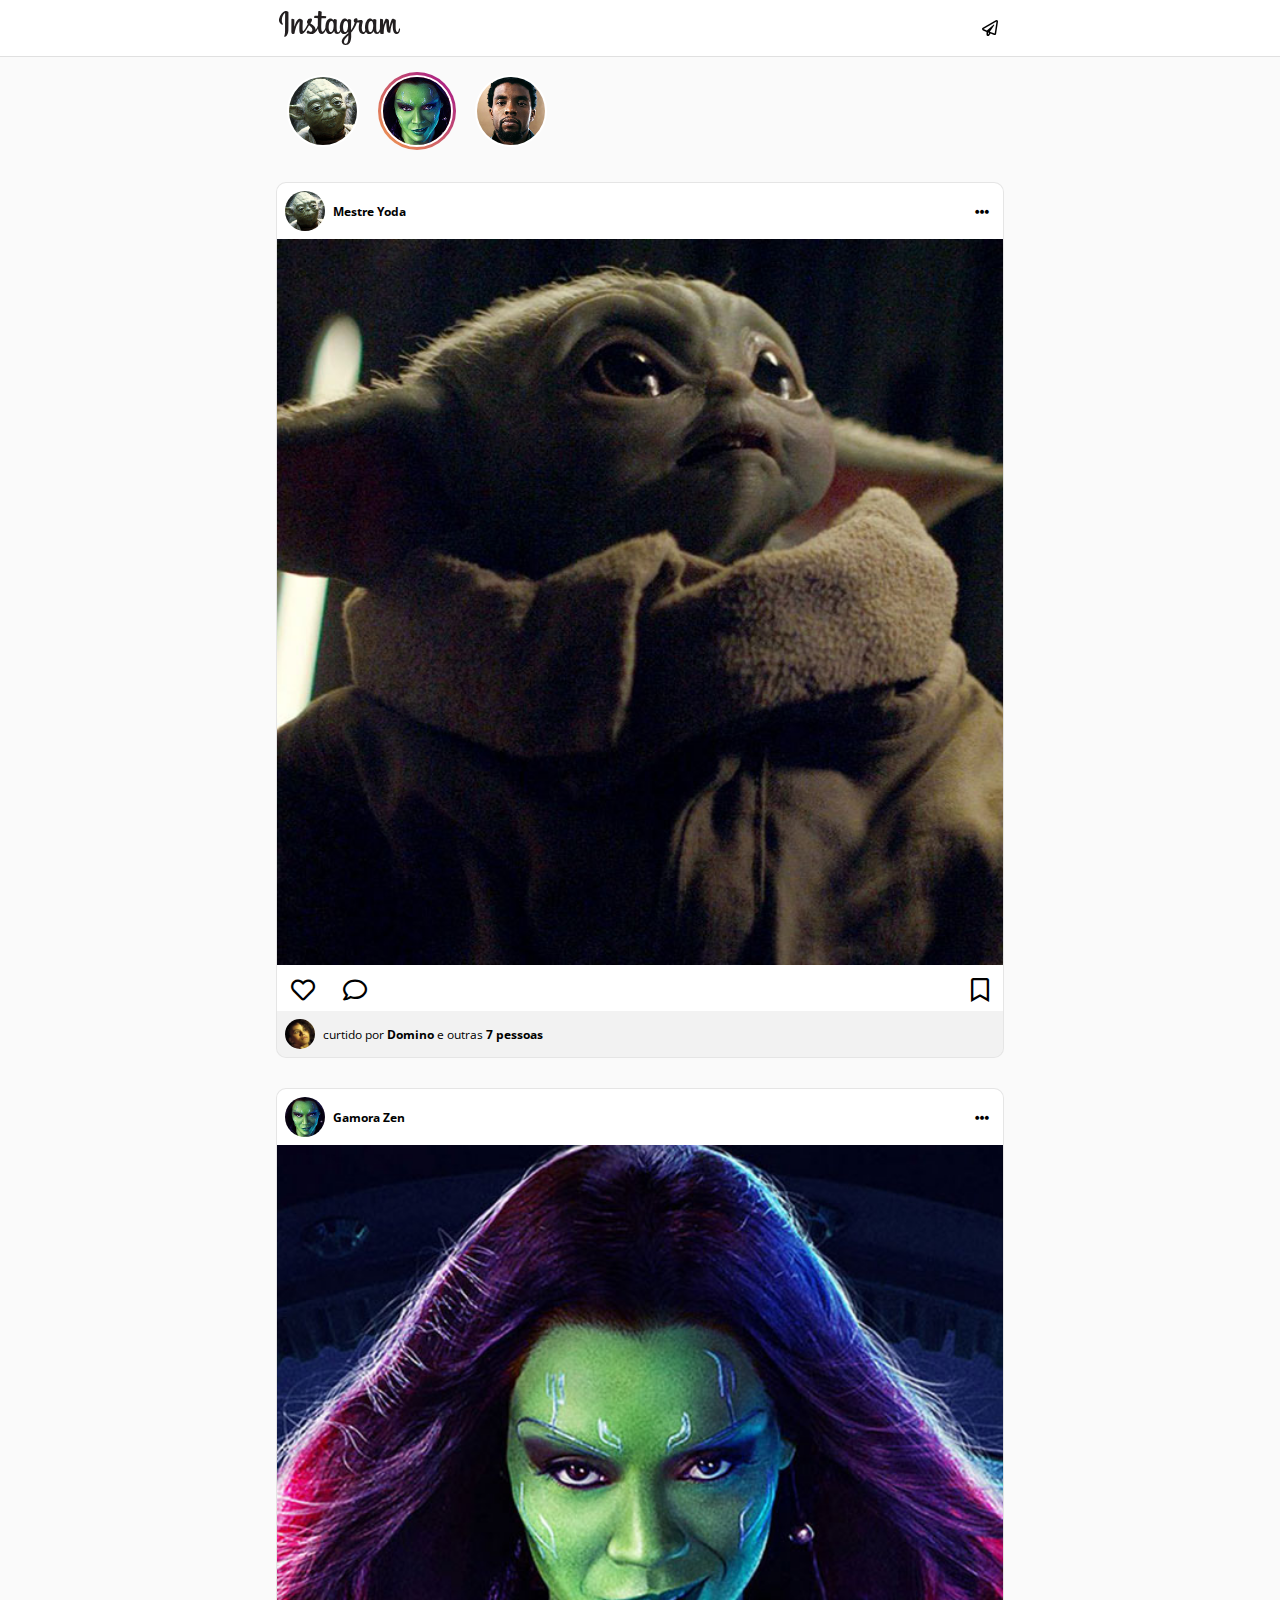
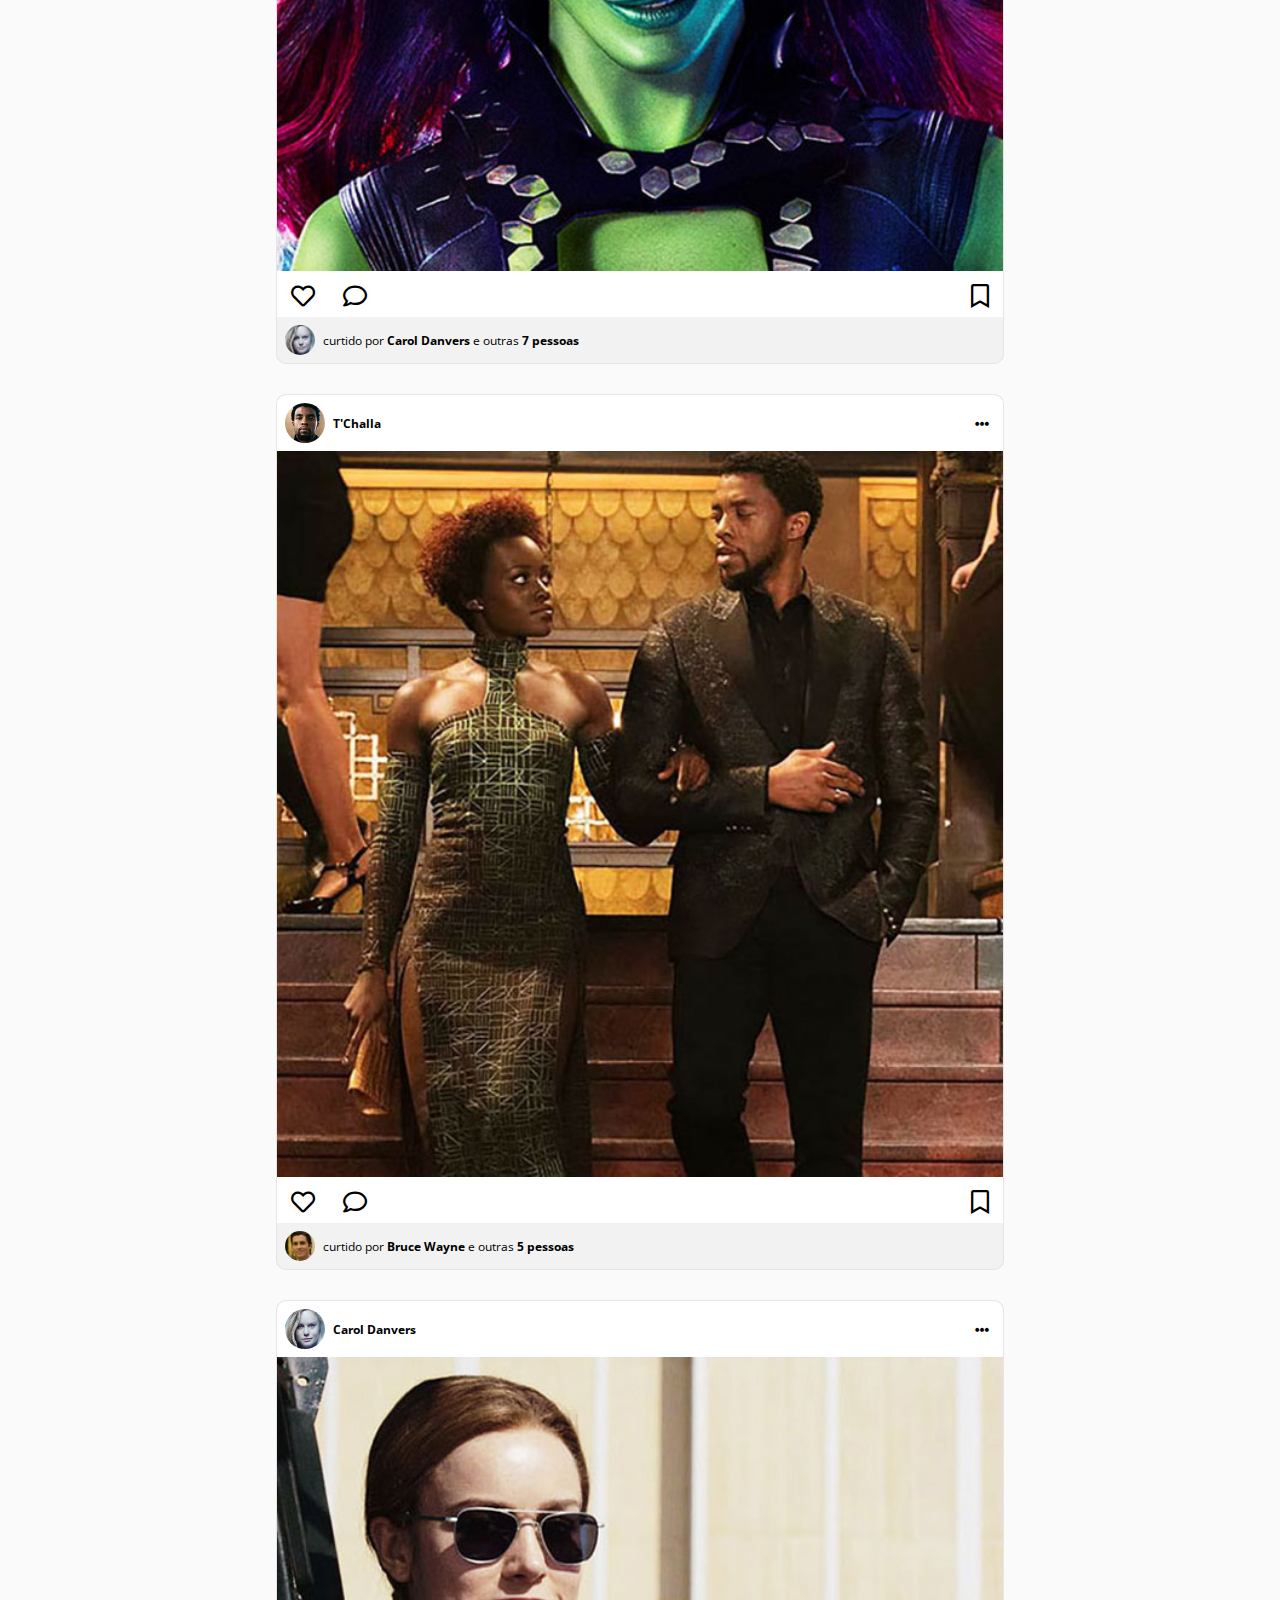
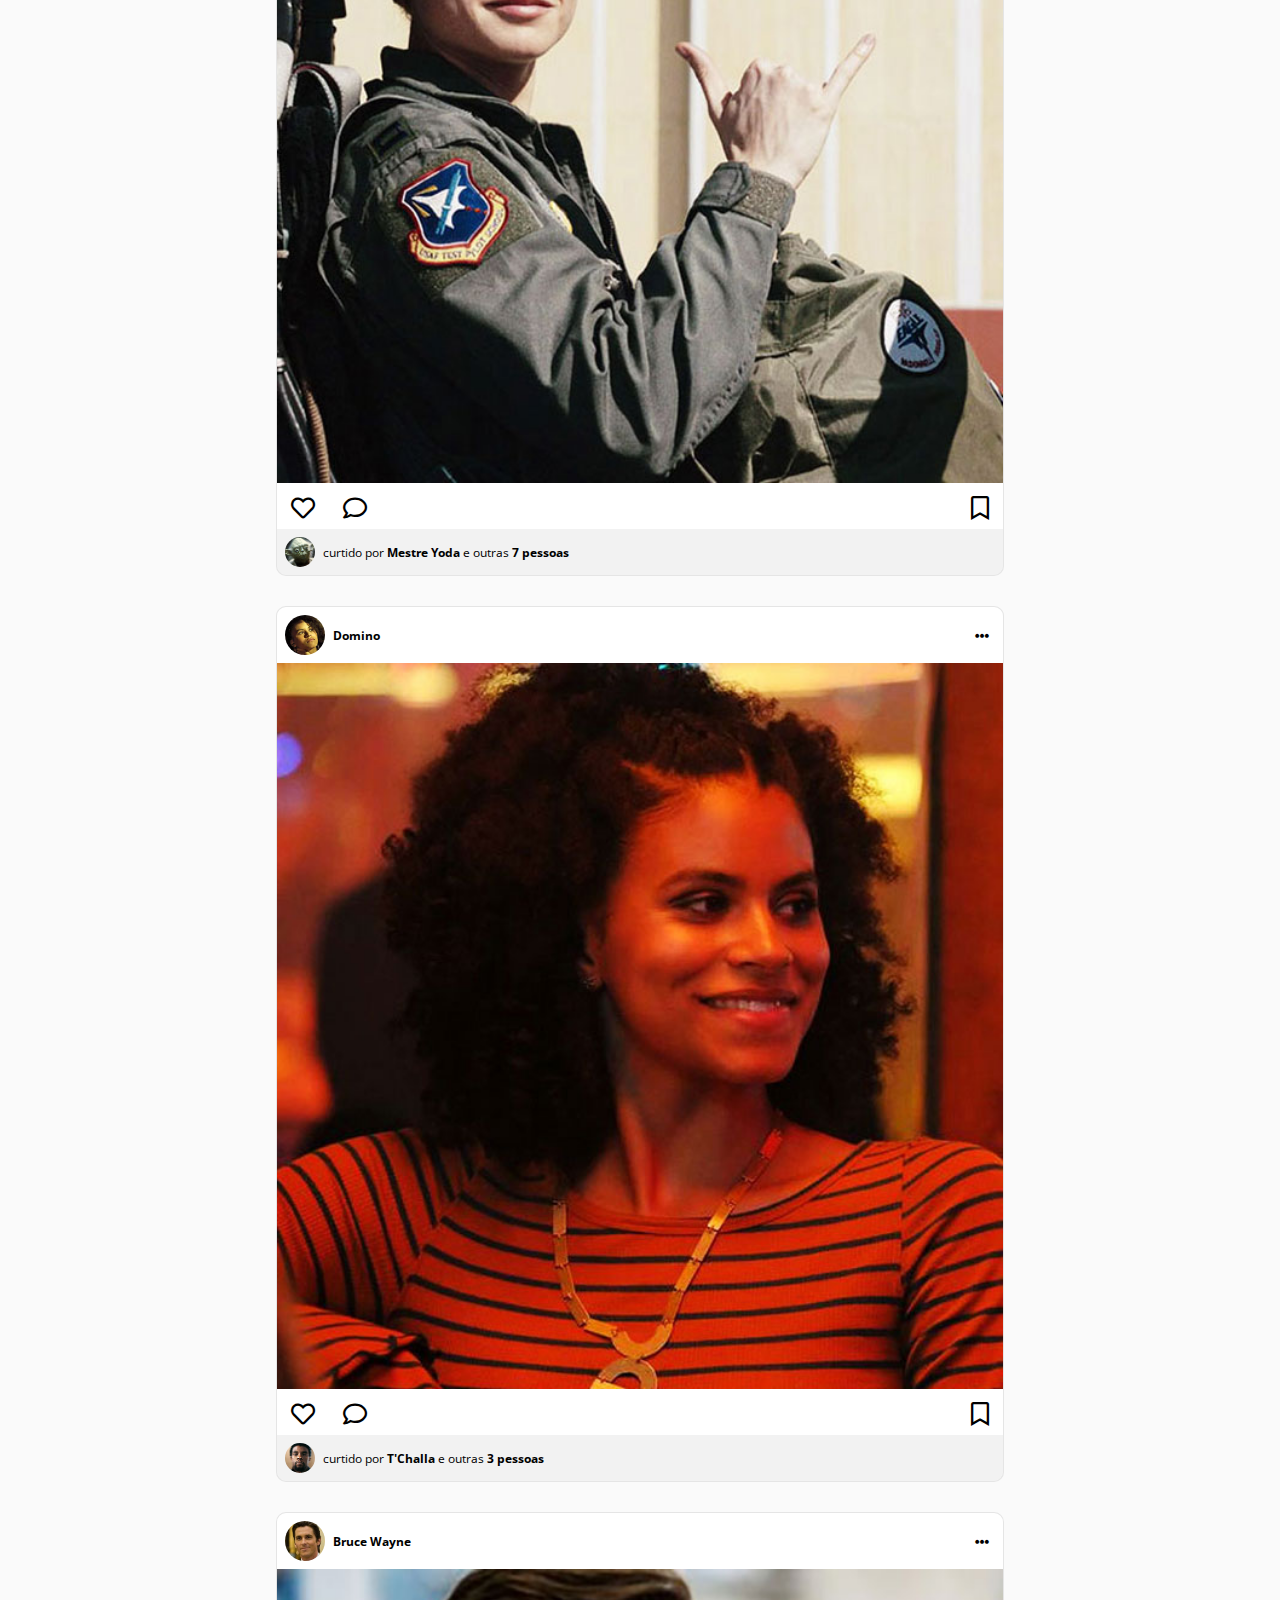
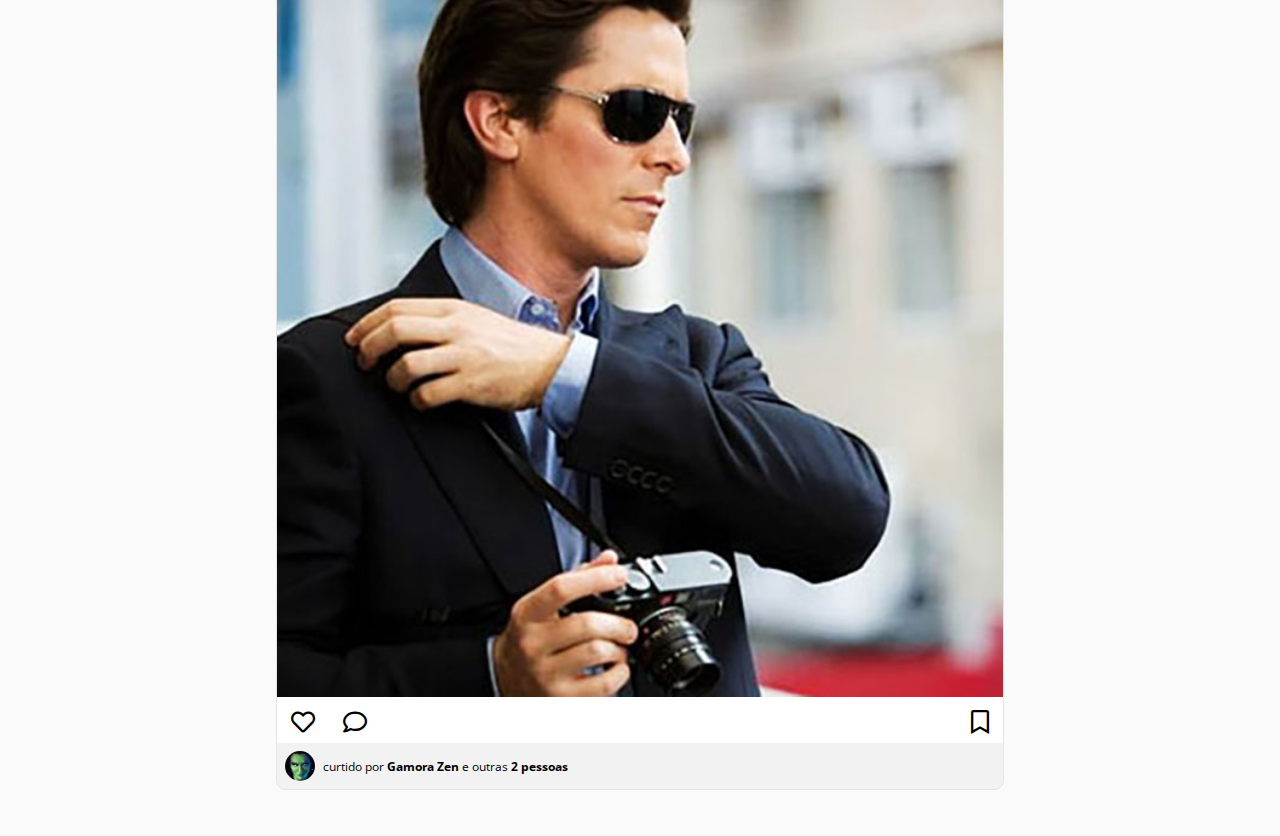
<file: react-12/public/index.html>
<!DOCTYPE html>
<html class="no-js" lang="pt-br">
	<head>
		<meta charset="utf-8" />
		<title>Instagram Codenation</title>
		<meta name="description" content="" />
		<link rel="shortcut icon" type="image/png" href="/favicon.png" />
		<meta name="viewport" content="width=device-width, initial-scale=1" />

		<link rel="stylesheet" href="css/normalize.css" />
		<link rel="stylesheet" href="css/fontawesome.min.css" />
		<link rel="stylesheet" href="css/main.css" />
	</head>
	<body>
		<header class="topbar">
			<div class="container">
				<a href="#" class="topbar__logo">
					<img src="img/instagram-logo.svg" alt="Instagram logo" />
				</a>

				<button class="topbar__icon">
					<i class="far fa-paper-plane"></i>
				</button>
			</div>
		</header>

		<div class="container">
			<section class="stories">
				<div class="stories__container">
					<a href="#" class="user__thumb">
						<span class="user__thumb__wrapper">
							<img src="img/profiles/yoda/yoda-profile.jpg" alt="" />
						</span>
					</a>

					<a href="#" class="user__thumb user__thumb--hasNew">
						<span class="user__thumb__wrapper">
							<img src="img/profiles/gamora/gamora-profile.jpg" alt="" />
						</span>
					</a>

					<a href="#" class="user__thumb">
						<span class="user__thumb__wrapper">
							<img
								src="img/profiles/black-panther/black-panther-profile.jpg"
								alt=""
							/>
						</span>
					</a>
				</div>
			</section>
		</div>

		<div class="container">
			<section class="feed">
				<article class="post">
					<header class="post__header">
						<div class="user">
							<a href="#" class="user__thumb">
								<img src="img/profiles/yoda/yoda-profile.jpg" alt="" />
							</a>

							<a href="#" class="user__name">Mestre Yoda</a>
						</div>

						<button class="post__context">
							<i class="fas fa-ellipsis-h"></i>
						</button>
					</header>

					<figure class="post__figure">
						<img src="img/profiles/yoda/yoda-1.jpg" alt="" />
					</figure>

					<nav class="post__controls">
						<button class="post__control">
							<i class="far fa-heart"></i>
						</button>

						<button class="post__control">
							<i class="far fa-comment"></i>
						</button>

						<button class="post__control">
							<i class="far fa-bookmark"></i>
						</button>
					</nav>

					<div class="post__status">
						<div class="user">
							<a href="#" class="user__thumb">
								<img src="img/profiles/domino/domino-profile.jpg" alt="" />
							</a>

							<span>
								curtido por <a href="#">Domino</a> e outras
								<a href="#">7 pessoas</a>
							</span>
						</div>
					</div>
				</article>

				<article class="post">
					<header class="post__header">
						<div class="user">
							<a href="#" class="user__thumb">
								<img src="img/profiles/gamora/gamora-profile.jpg" alt="" />
							</a>

							<a href="#" class="user__name">Gamora Zen</a>
						</div>

						<button class="post__context">
							<i class="fas fa-ellipsis-h"></i>
						</button>
					</header>

					<figure class="post__figure">
						<img src="img/profiles/gamora/gamora-1.jpg" alt="" />
					</figure>

					<nav class="post__controls">
						<button class="post__control">
							<i class="far fa-heart"></i>
						</button>

						<button class="post__control">
							<i class="far fa-comment"></i>
						</button>

						<button class="post__control">
							<i class="far fa-bookmark"></i>
						</button>
					</nav>

					<div class="post__status">
						<div class="user">
							<a href="#" class="user__thumb">
								<img src="img/profiles/carol/carol-profile.jpg" alt="" />
							</a>

							<span>
								curtido por <a href="#">Carol Danvers</a> e outras
								<a href="#">7 pessoas</a>
							</span>
						</div>
					</div>
				</article>

				<article class="post">
					<header class="post__header">
						<div class="user">
							<a href="#" class="user__thumb">
								<img
									src="img/profiles/black-panther/black-panther-profile.jpg"
									alt=""
								/>
							</a>

							<a href="#" class="user__name">T'Challa</a>
						</div>

						<button class="post__context">
							<i class="fas fa-ellipsis-h"></i>
						</button>
					</header>

					<figure class="post__figure">
						<img src="img/profiles/black-panther/black-panther-1.jpg" alt="" />
					</figure>

					<nav class="post__controls">
						<button class="post__control">
							<i class="far fa-heart"></i>
						</button>

						<button class="post__control">
							<i class="far fa-comment"></i>
						</button>

						<button class="post__control">
							<i class="far fa-bookmark"></i>
						</button>
					</nav>

					<div class="post__status">
						<div class="user">
							<a href="#" class="user__thumb">
								<img src="img/profiles/bruce/bruce-profile.jpg" alt="" />
							</a>

							<span>
								curtido por <a href="#">Bruce Wayne</a> e outras
								<a href="#">5 pessoas</a>
							</span>
						</div>
					</div>
				</article>

				<article class="post">
					<header class="post__header">
						<div class="user">
							<a href="#" class="user__thumb">
								<img src="img/profiles/carol/carol-profile.jpg" alt="" />
							</a>

							<a href="#" class="user__name">Carol Danvers</a>
						</div>

						<button class="post__context">
							<i class="fas fa-ellipsis-h"></i>
						</button>
					</header>

					<figure class="post__figure">
						<img src="img/profiles/carol/carol-1.jpg" alt="" />
					</figure>

					<nav class="post__controls">
						<button class="post__control">
							<i class="far fa-heart"></i>
						</button>

						<button class="post__control">
							<i class="far fa-comment"></i>
						</button>

						<button class="post__control">
							<i class="far fa-bookmark"></i>
						</button>
					</nav>

					<div class="post__status">
						<div class="user">
							<a href="#" class="user__thumb">
								<img src="img/profiles/yoda/yoda-profile.jpg" alt="" />
							</a>

							<span>
								curtido por <a href="#">Mestre Yoda</a> e outras
								<a href="#">7 pessoas</a>
							</span>
						</div>
					</div>
				</article>

				<article class="post">
					<header class="post__header">
						<div class="user">
							<a href="#" class="user__thumb">
								<img src="img/profiles/domino/domino-profile.jpg" alt="" />
							</a>

							<a href="#" class="user__name">Domino</a>
						</div>

						<button class="post__context">
							<i class="fas fa-ellipsis-h"></i>
						</button>
					</header>

					<figure class="post__figure">
						<img src="img/profiles/domino/domino-1.jpg" alt="" />
					</figure>

					<nav class="post__controls">
						<button class="post__control">
							<i class="far fa-heart"></i>
						</button>

						<button class="post__control">
							<i class="far fa-comment"></i>
						</button>

						<button class="post__control">
							<i class="far fa-bookmark"></i>
						</button>
					</nav>

					<div class="post__status">
						<div class="user">
							<a href="#" class="user__thumb">
								<img
									src="img/profiles/black-panther/black-panther-profile.jpg"
									alt=""
								/>
							</a>

							<span>
								curtido por <a href="#">T'Challa</a> e outras
								<a href="#">3 pessoas</a>
							</span>
						</div>
					</div>
				</article>

				<article class="post">
					<header class="post__header">
						<div class="user">
							<a href="#" class="user__thumb">
								<img src="img/profiles/bruce/bruce-profile.jpg" alt="" />
							</a>

							<a href="#" class="user__name">Bruce Wayne</a>
						</div>

						<button class="post__context">
							<i class="fas fa-ellipsis-h"></i>
						</button>
					</header>

					<figure class="post__figure">
						<img src="img/profiles/bruce/bruce-1.jpg" alt="" />
					</figure>

					<nav class="post__controls">
						<button class="post__control">
							<i class="far fa-heart"></i>
						</button>

						<button class="post__control">
							<i class="far fa-comment"></i>
						</button>

						<button class="post__control">
							<i class="far fa-bookmark"></i>
						</button>
					</nav>

					<div class="post__status">
						<div class="user">
							<a href="#" class="user__thumb">
								<img src="img/profiles/gamora/gamora-profile.jpg" alt="" />
							</a>

							<span>
								curtido por <a href="#">Gamora Zen</a> e outras
								<a href="#">2 pessoas</a>
							</span>
						</div>
					</div>
				</article>
			</section>
		</div>
	</body>
</html>
</file>
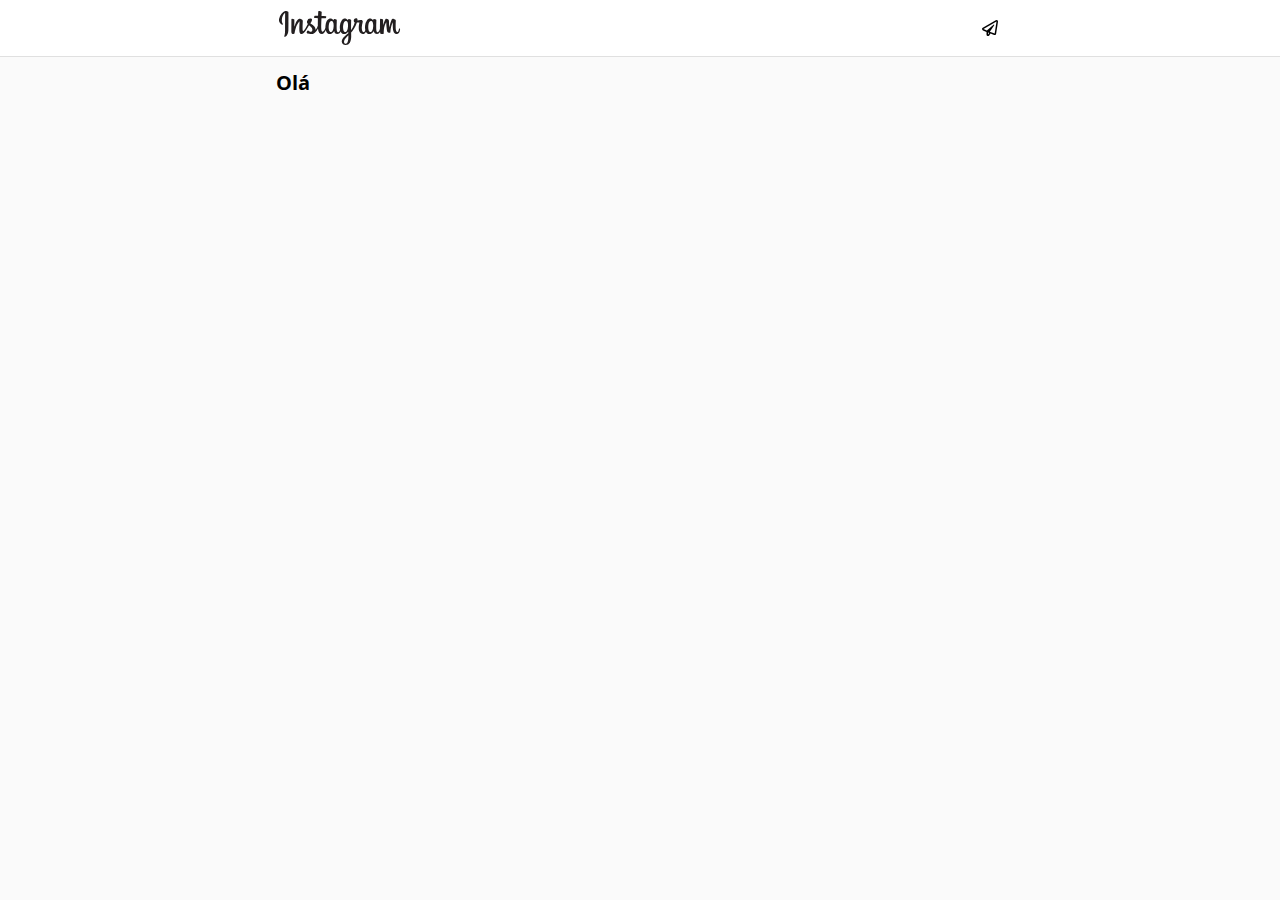
<file: instagram/public/sobre.html>
<!DOCTYPE html>
<html class="no-js" lang="pt-br">
	<head>
		<meta charset="utf-8" />
		<title>Instagram Codenation</title>
		<meta name="description" content="" />
		<link rel="shortcut icon" type="image/png" href="/favicon.png" />
		<meta name="viewport" content="width=device-width, initial-scale=1" />

		<link rel="stylesheet" href="css/normalize.css" />
		<link rel="stylesheet" href="css/fontawesome.min.css" />
		<link rel="stylesheet" href="css/main.css" />
	</head>
	<body>
		<header class="topbar">
			<div class="container">
				<a href="/sobre.html" class="topbar__logo">
					<img src="img/instagram-logo.svg" alt="Instagram logo" />
				</a>

				<button class="topbar__icon">
					<i class="far fa-paper-plane"></i>
				</button>
			</div>
		</header>

		<div class="container">
			<h1>Olá</h1>
		</div>
	</body>
</html>
</file>
<file: react-12/public/css/main.css>
@import url('https://fonts.googleapis.com/css?family=Open+Sans:400,700&display=swap');

*,
*:after,
*:before {
	box-sizing: border-box;
}
html {
	font-size: 10px;
}
.container {
	width: 100%;
	margin: 0 auto;
}
a {
	text-decoration: none;
	color: #000;
	font-weight: bold;
}
body {
	padding-top: 56px;
	font-family: 'Open Sans', sans-serif;
	background-color: #fafafa;
	color: #000;
}
button {
	background-color: transparent;
	border: none;
	box-shadow: none;
	outline: none;
}
.topbar {
	backface-visibility: hidden;
	background-color: white;
	left: 0;
	padding: 8px 16px;
	position: fixed;
	top: 0;
	width: 100%;
	box-shadow: 0 1px 0 rgba(0, 0, 0, 0.1);
}
.topbar .container {
	display: flex;
	justify-content: space-between;
}
.topbar__logo {
	display: inline-block;
	height: 40px;
}
.topbar__logo img {
	height: 100%;
}
.topbar__icon {
	font-size: 1.6rem;
}
.stories {
	overflow-x: hidden;
	overflow-y: auto;
	width: 100%;
	padding: 16px 0;
}
.stories__container {
	align-items: center;
	display: flex;
	justify-content: flex-start;
	width: 100%;
}
.stories .user__thumb {
	width: 78px;
	height: 78px;
	margin: 0 8px;
	justify-content: center;
	align-items: center;
}
.user__thumb {
	display: flex;
	border-radius: 100%;
	overflow: hidden;
}
.stories .user__thumb__wrapper {
	height: 72px;
	width: 72px;
}
.user__thumb__wrapper {
	border-radius: 100%;
	border: 2px solid white;
	display: inline-block;
	overflow: hidden;
}
.user__thumb img {
	height: 100%;
	width: 100%;
}
.user__thumb--hasNew {
	background: linear-gradient(
		45deg,
		rgba(245, 160, 77, 1) 0%,
		rgba(160, 15, 139, 1) 100%
	);
}
.feed {
	width: 100%;
	display: flex;
	flex-direction: column;
	padding: 16px;
}
.post {
	background-color: white;
	border-radius: 10px;
	border: 1px solid rgba(0, 0, 0, 0.1);
	display: flex;
	flex-direction: column;
	overflow: hidden;
	margin-bottom: 30px;
}
.post__header {
	align-items: center;
	display: flex;
	justify-content: space-between;
	padding: 8px;
}
.post__header .user {
	display: flex;
	align-items: center;
}
.post__header .user__thumb {
	height: 40px;
	margin-right: 8px;
	width: 40px;
}
.post__header .user__name {
	color: black;
	font-size: 1.2rem;
	font-weight: bold;
	text-decoration: none;
}
.post__context {
	font-size: 1.4rem;
}
.post__figure {
	overflow: hidden;
	margin: 0;
	height: auto;
	width: 100%;
}
.post__figure img {
	width: 100%;
}
.post__controls {
	width: 100%;
	display: flex;
	justify-content: flex-start;
	align-items: center;
	padding: 4px 0;
}
.post__control {
	font-size: 2.4rem;
	margin: 0 8px;
}
.post__control:last-of-type {
	justify-self: flex-end;
	margin-left: auto;
}
.post__status {
	display: flex;
	padding: 8px;
	background-color: rgba(0, 0, 0, 0.05);
}
.post__status .user {
	display: flex;
	justify-content: flex-start;
	align-items: center;
}
.post__status .user__thumb {
	height: 30px;
	width: 30px;
	margin-right: 8px;
}
.post__status .user span {
	font-size: 1.2rem;
}
@media (min-width: 728px) {
	.container {
		width: 728px;
	}
	.feed {
		padding: 16px 0;
	}
}
</file>
<file: instagram/public/css/main.css>
@import url('https://fonts.googleapis.com/css?family=Open+Sans:400,700&display=swap');

*,
*:after,
*:before {
	box-sizing: border-box;
}
html {
	font-size: 10px;
}
.container {
	width: 100%;
	margin: 0 auto;
}
a {
	text-decoration: none;
	color: #000;
	font-weight: bold;
}
body {
	padding-top: 56px;
	font-family: 'Open Sans', sans-serif;
	background-color: #fafafa;
	color: #000;
}
button {
	background-color: transparent;
	border: none;
	box-shadow: none;
	outline: none;
}
.topbar {
	backface-visibility: hidden;
	background-color: white;
	left: 0;
	padding: 8px 16px;
	position: fixed;
	top: 0;
	width: 100%;
	box-shadow: 0 1px 0 rgba(0, 0, 0, 0.1);
}
.topbar .container {
	display: flex;
	justify-content: space-between;
}
.topbar__logo {
	display: inline-block;
	height: 40px;
}
.topbar__logo img {
	height: 100%;
}
.topbar__icon {
	font-size: 1.6rem;
}
.stories {
	overflow-x: hidden;
	overflow-y: auto;
	width: 100%;
	padding: 16px 0;
}
.stories__container {
	align-items: center;
	display: flex;
	justify-content: flex-start;
	width: 100%;
}
.stories .user__thumb {
	width: 78px;
	height: 78px;
	margin: 0 8px;
	justify-content: center;
	align-items: center;
}
.user__thumb {
	display: flex;
	border-radius: 100%;
	overflow: hidden;
}
.stories .user__thumb__wrapper {
	height: 72px;
	width: 72px;
}
.user__thumb__wrapper {
	border-radius: 100%;
	border: 2px solid white;
	display: inline-block;
	overflow: hidden;
}
.user__thumb img {
	height: 100%;
	width: 100%;
}
.user__thumb--hasNew {
	background: linear-gradient(
		45deg,
		rgba(245, 160, 77, 1) 0%,
		rgba(160, 15, 139, 1) 100%
	);
}
.feed {
	width: 100%;
	display: flex;
	flex-direction: column;
	padding: 16px;
}
.post {
	background-color: white;
	border-radius: 10px;
	border: 1px solid rgba(0, 0, 0, 0.1);
	display: flex;
	flex-direction: column;
	overflow: hidden;
	margin-bottom: 30px;
}
.post__header {
	align-items: center;
	display: flex;
	justify-content: space-between;
	padding: 8px;
}
.post__header .user {
	display: flex;
	align-items: center;
}
.post__header .user__thumb {
	height: 40px;
	margin-right: 8px;
	width: 40px;
}
.post__header .user__name {
	color: black;
	font-size: 1.2rem;
	font-weight: bold;
	text-decoration: none;
}
.post__context {
	font-size: 1.4rem;
}
.post__figure {
	overflow: hidden;
	margin: 0;
	height: auto;
	width: 100%;
}
.post__figure img {
	width: 100%;
}
.post__controls {
	width: 100%;
	display: flex;
	justify-content: flex-start;
	align-items: center;
	padding: 4px 0;
}
.post__control {
	font-size: 2.4rem;
	margin: 0 8px;
}
.post__control:last-of-type {
	justify-self: flex-end;
	margin-left: auto;
}
.post__status {
	display: flex;
	padding: 8px;
	background-color: rgba(0, 0, 0, 0.05);
}
.post__status .user {
	display: flex;
	justify-content: flex-start;
	align-items: center;
}
.post__status .user__thumb {
	height: 30px;
	width: 30px;
	margin-right: 8px;
}
.post__status .user span {
	font-size: 1.2rem;
}
@media (min-width: 728px) {
	.container {
		width: 728px;
	}
	.feed {
		padding: 16px 0;
	}
}
</file>
